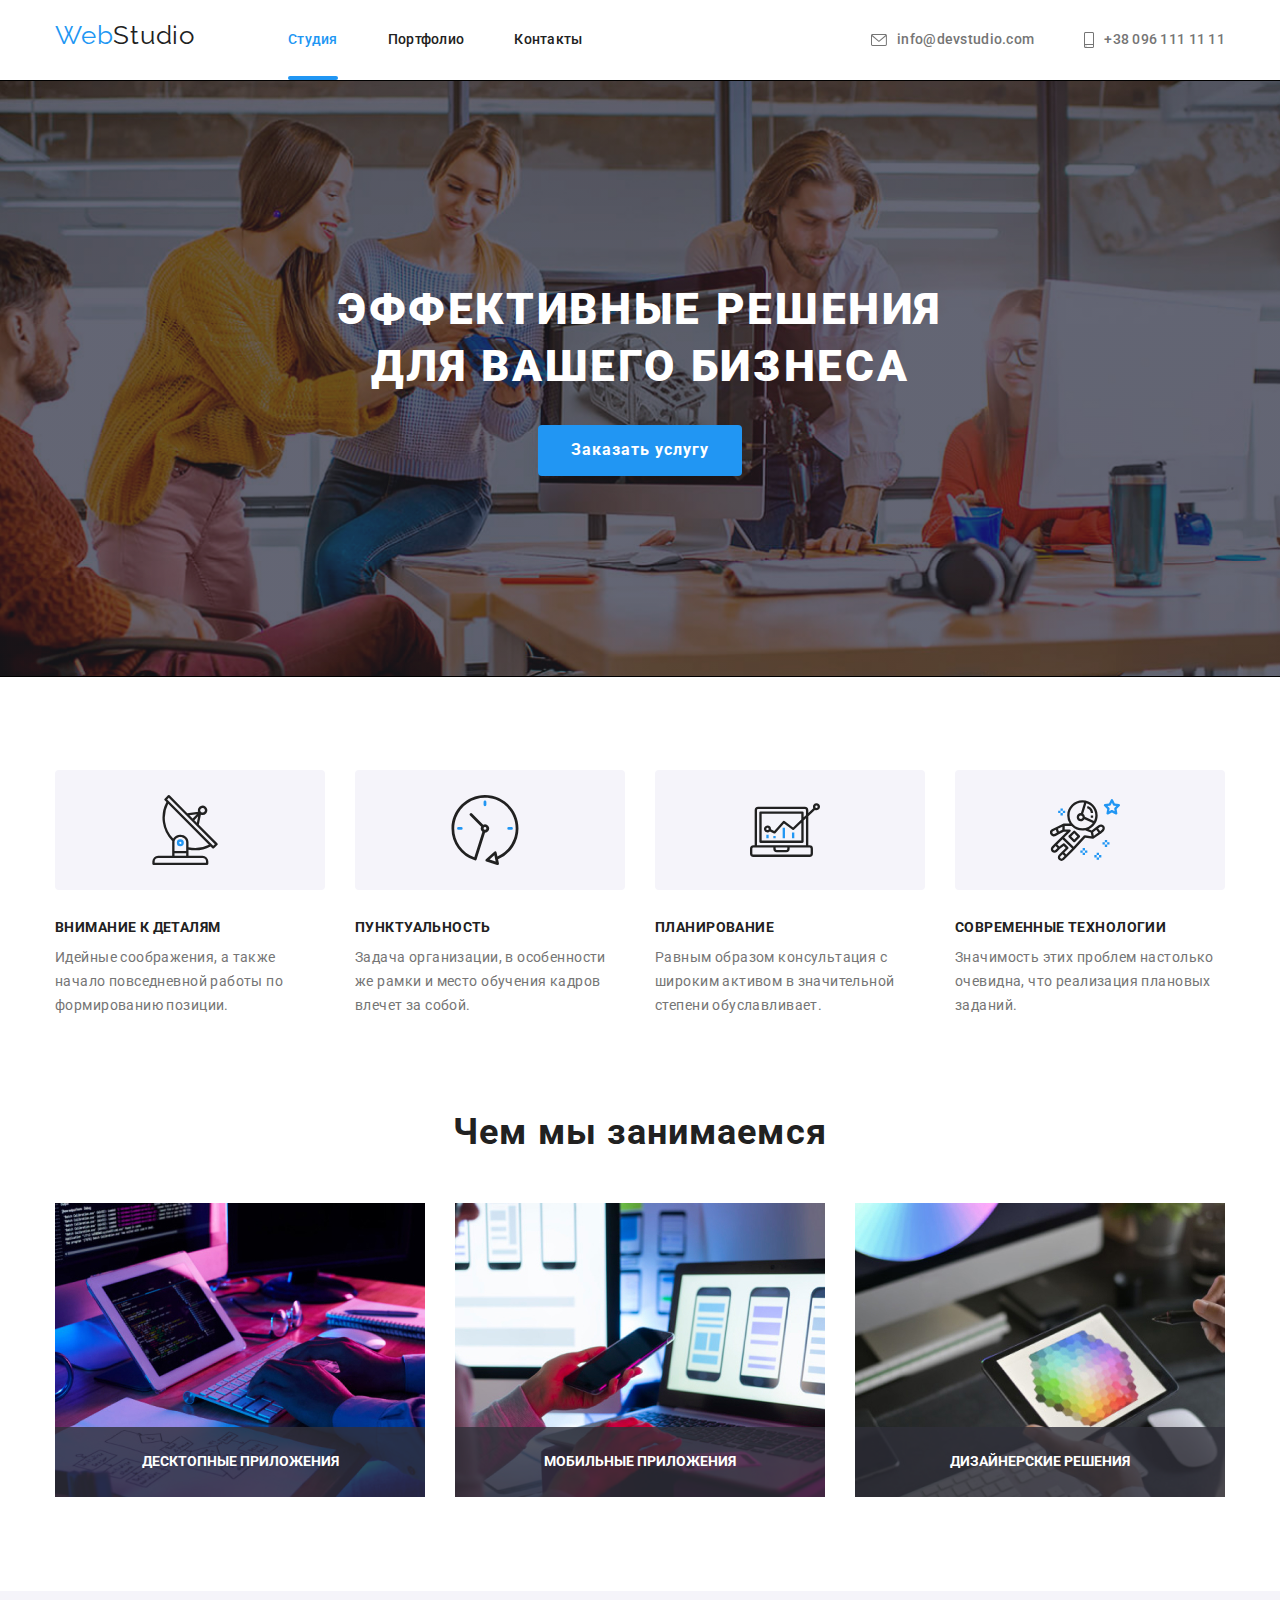
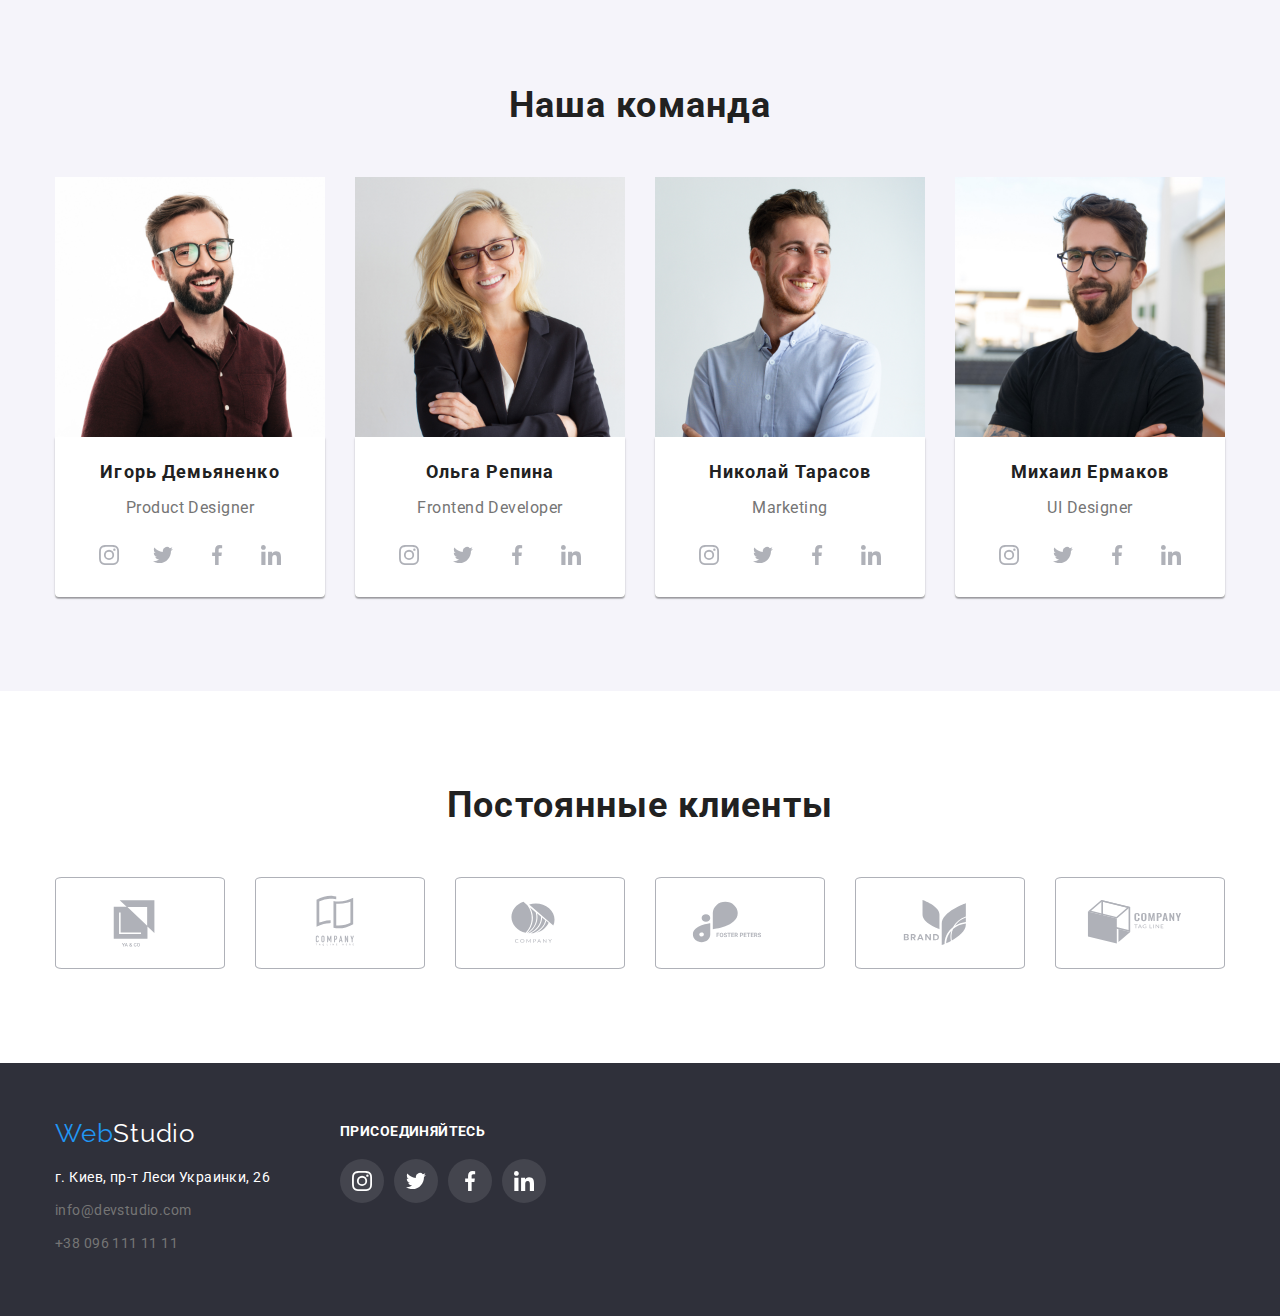
<file: index.html>
<!DOCTYPE html>
<html lang="en">
  <head>
    <meta charset="UTF-8" />
    <meta http-equiv="X-UA-Compatible" content="IE=edge" />
    <meta name="viewport" content="width=device-width, initial-scale=1.0" />
    <title>WebStudio</title>
    <link
      href="https://fonts.googleapis.com/css2?family=Raleway:wght@700&family=Roboto:wght@400;500;700;900&display=swap"
      rel="stylesheet"
    />
    <link
      rel="stylesheet"
      href="https://cdnjs.cloudflare.com/ajax/libs/modern-normalize/1.1.0/modern-normalize.min.css"
    />

    <link rel="stylesheet" href="./css/styles.css" />
  </head>

  <body class="page">
    <!-- Шапка сайта -->
    <header class="page-header">
      <div class="container main-nav">
        <nav class="nav-top">
          <a href="./index.html" class="logo item">
            Web<span class="logo-sc item">Studio</span>
          </a>
          <ul class="site-nav list">
            <li class="item">
              <a href="./index.html" class="linkactive">Студия</a>
            </li>
            <li class="item">
              <a href="./portfolio.html" class="link">Портфолио</a>
            </li>
            <li class="item"><a href="" class="link">Контакты</a></li>
          </ul>
        </nav>

        <ul class="contact-top list">
          <li class="item">
            <a class="contact" href="mailto:info@devstudio.com">
              <svg class="icon" width="16" height="12">
                <use href="./icon/sprite.svg#icon-envelope"></use>
              </svg>
              info@devstudio.com</a
            >
          </li>

          <li class="item">
            <a href="tel:+380961111111" class="contact">
              <svg class="icon" width="10" height="16">
                <use href="./icon/sprite.svg#icon-smartphone"></use>
              </svg>
              +38 096 111 11 11</a
            >
          </li>
        </ul>
      </div>
    </header>

    <main>
      <section class="hero">
        <h1 class="hero-title container">
          Эффективные решения для вашего бизнеса
        </h1>
        <button type="button" class="button-top" data-modal-open>
          Заказать услугу
        </button>
      </section>

      <!-- Преимущества -->

      <section class="section feature">
        <div class="container">
          <ul class="feature-list list">
            <li class="item list-item">
              <div class="feature-icon list">
                <svg class="icon" width="70" height="70">
                  <use href="./icon/sprite.svg#icon-antena"></use>
                </svg>
              </div>
              <h3 class="section-title list">Внимание к деталям</h3>
              <p class="title">
                Идейные соображения, а также начало повседневной работы по
                формированию позиции.
              </p>
            </li>

            <li class="item list-item">
              <div class="feature-icon list">
                <svg class="icon" width="70" height="70">
                  <use href="./icon/sprite.svg#icon-clock"></use>
                </svg>
              </div>
              <h3 class="section-title">Пунктуальность</h3>

              <p class="title">
                Задача организации, в особенности же рамки и место обучения
                кадров влечет за собой.
              </p>
            </li>

            <li class="item list-item">
              <div class="feature-icon list">
                <svg class="icon" width="70" height="70">
                  <use href="./icon/sprite.svg#icon-vector"></use>
                </svg>
              </div>
              <h3 class="section-title">Планирование</h3>

              <p class="title">
                Равным образом консультация с широким активом в значительной
                степени обуславливает.
              </p>
            </li>

            <li class="item list-item">
              <div class="feature-icon list">
                <svg class="icon" width="70" height="70">
                  <use href="./icon/sprite.svg#icon-astronaut"></use>
                </svg>
              </div>
              <h3 class="section-title">Современные технологии</h3>

              <p class="title">
                Значимость этих проблем настолько очевидна, что реализация
                плановых заданий.
              </p>
            </li>
          </ul>
        </div>
      </section>

      <!-- Чем мы занимаемся -->

      <section class="section">
        <div class="container">
          <h2 class="section-team">Чем мы занимаемся</h2>

          <ul class="flex-cont list">
            <li class="item">
              <div class="box-computer-img">
                <img src="./images/img.jpg" alt="desctop" width="370" />
                <p class="text-on-img list">Десктопные приложения</p>
              </div>
            </li>

            <li class="item">
              <div class="box-computer-img">
                <img src="./images/img2.jpg" alt="phone" width="370" />
                <p class="text-on-img list">Мобильные приложения</p>
              </div>
            </li>

            <li class="item">
              <div class="box-computer-img">
                <img src="./images/img3.jpg" alt="tablet" width="370" />
                <p class="text-on-img list">Дизайнерские решения</p>
              </div>
            </li>
          </ul>
        </div>
      </section>

      <!-- Наша команда -->

      <section class="section aboutus">
        <div class="container">
          <h2 class="section-team">Наша команда</h2>

          <ul class="flex-cont list">
            <li class="flex-team list">
              <img src="./team/img.jpg" alt="Игорь Демьяненко" width="270" />
              <div class="element">
                <h3 class="team">Игорь Демьяненко</h3>
                <p class="position">Product Designer</p>

                <div class="element-icon">
                  <a href class="social">
                    <svg class="social-icon" width="20" height="20">
                      <use href="./icon/sprite.svg#icon-instagram"></use>
                    </svg>
                  </a>

                  <a href class="social">
                    <svg class="social-icon" width="20" height="20">
                      <use href="./icon/sprite.svg#icon-twitter"></use>
                    </svg>
                  </a>
                  <a href class="social">
                    <svg class="social-icon" width="20" height="20">
                      <use href="./icon/sprite.svg#icon-facebook"></use>
                    </svg>
                  </a>
                  <a href class="social">
                    <svg class="social-icon" width="20" height="20">
                      <use href="./icon/sprite.svg#icon-linkedin"></use>
                    </svg>
                  </a>
                </div>
              </div>
            </li>

            <li class="flex-team">
              <img src="./team/img1.jpg" alt="Ольга Репина" width="270" />
              <div class="element">
                <h3 class="team">Ольга Репина</h3>
                <p class="position">Frontend Developer</p>

                <div class="element-icon">
                  <a href class="social">
                    <svg class="social-icon" width="20" height="20">
                      <use href="./icon/sprite.svg#icon-instagram"></use>
                    </svg>
                  </a>

                  <a href class="social">
                    <svg class="social-icon" width="20" height="20">
                      <use href="./icon/sprite.svg#icon-twitter"></use>
                    </svg>
                  </a>
                  <a href class="social">
                    <svg class="social-icon" width="20" height="20">
                      <use href="./icon/sprite.svg#icon-facebook"></use>
                    </svg>
                  </a>
                  <a href class="social">
                    <svg class="social-icon" width="20" height="20">
                      <use href="./icon/sprite.svg#icon-linkedin"></use>
                    </svg>
                  </a>
                </div>
              </div>
            </li>

            <li class="flex-team">
              <img src="./team/img2.jpg" alt="Николай Тарасов" width="270" />
              <div class="element">
                <h3 class="team">Николай Тарасов</h3>
                <p class="position">Marketing</p>
                <div class="element-icon">
                  <a href class="social">
                    <svg class="social-icon" width="20" height="20">
                      <use href="./icon/sprite.svg#icon-instagram"></use>
                    </svg>
                  </a>

                  <a href class="social">
                    <svg class="social-icon" width="20" height="20">
                      <use href="./icon/sprite.svg#icon-twitter"></use>
                    </svg>
                  </a>
                  <a href class="social">
                    <svg class="social-icon" width="20" height="20">
                      <use href="./icon/sprite.svg#icon-facebook"></use>
                    </svg>
                  </a>
                  <a href class="social">
                    <svg class="social-icon" width="20" height="20">
                      <use href="./icon/sprite.svg#icon-linkedin"></use>
                    </svg>
                  </a>
                </div>
              </div>
            </li>

            <li class="flex-team">
              <img src="./team/img3.jpg" alt="Михаил Ермаков" width="270" />
              <div class="element">
                <h3 class="team">Михаил Ермаков</h3>
                <p class="position">UI Designer</p>

                <div class="element-icon">
                  <a href class="social">
                    <svg class="social-icon" width="20" height="20">
                      <use href="./icon/sprite.svg#icon-instagram"></use>
                    </svg>
                  </a>

                  <a href class="social">
                    <svg class="social-icon" width="20" height="20">
                      <use href="./icon/sprite.svg#icon-twitter"></use>
                    </svg>
                  </a>
                  <a href class="social">
                    <svg class="social-icon" width="20" height="20">
                      <use href="./icon/sprite.svg#icon-facebook"></use>
                    </svg>
                  </a>
                  <a href class="social">
                    <svg class="social-icon" width="20" height="20">
                      <use href="./icon/sprite.svg#icon-linkedin"></use>
                    </svg>
                  </a>
                </div>
              </div>
            </li>
          </ul>
        </div>
      </section>
    </main>

    <!-- Постоянные клиенты -->

    <section class="section">
      <div class="container">
        <h2 class="section-team">Постоянные клиенты</h2>

        <ul class="flex-cont list">
          <li class="item">
            <a href class="contact-icon">
              <svg class="icon" width="106" height="60">
                <use href="./icon/sprite.svg#icon-group"></use>
              </svg>
            </a>
          </li>
          <li class="item">
            <a href class="contact-icon">
              <svg class="icon" width="106" height="60">
                <use href="./icon/sprite.svg#icon-group1"></use>
              </svg>
            </a>
          </li>
          <li class="item">
            <a href class="contact-icon">
              <svg class="icon" width="106" height="60">
                <use href="./icon/sprite.svg#icon-group2"></use>
              </svg>
            </a>
          </li>
          <li class="item">
            <a href class="contact-icon">
              <svg class="icon" width="106" height="60">
                <use href="./icon/sprite.svg#icon-group3"></use>
              </svg>
            </a>
          </li>
          <li class="item">
            <a href class="contact-icon">
              <svg class="icon" width="106" height="60">
                <use href="./icon/sprite.svg#icon-group4"></use>
              </svg>
            </a>
          </li>
          <li class="item">
            <a href class="contact-icon">
              <svg class="icon" width="106" height="60">
                <use href="./icon/sprite.svg#icon-group5"></use>
              </svg>
            </a>
          </li>
        </ul>
      </div>
    </section>

    <!-- Футер -->

    <footer class="footer">
      <div class="container">
        <ul class="flex-footer list">
          <li>
            <div class="logotype">
              <a href="./index.html" class="logo-ft">
                Web<span class="logo-footer">Studio</span>
              </a>
            </div>

            <address class="adress">
              <p class="adress-geo list">г. Киев, пр-т Леси Украинки, 26</p>
              <ul class="contact-nav list">
                <li class="item">
                  <a href="mailto:info@devstudio.com" class="contact"
                    >info@devstudio.com</a
                  >
                </li>
                <li class="item">
                  <a href="tel:+380961111111" class="contact"
                    >+38 096 111 11 11</a
                  >
                </li>
              </ul>
            </address>
          </li>
          <li>
            <div class="join-list">
              <h3 class="join list">присоединяйтесь</h3>

              <div class="element-icon">
                <a href class="social-botom">
                  <svg class="social-icon" width="20" height="20">
                    <use href="./icon/sprite.svg#icon-instagram"></use>
                  </svg>
                </a>
                <a href class="social-botom">
                  <svg class="social-icon" width="20" height="20">
                    <use href="./icon/sprite.svg#icon-twitter"></use>
                  </svg>
                </a>
                <a href class="social-botom">
                  <svg class="social-icon" width="20" height="20">
                    <use href="./icon/sprite.svg#icon-facebook"></use>
                  </svg>
                </a>
                <a href class="social-botom">
                  <svg class="social-icon" width="20" height="20">
                    <use href="./icon/sprite.svg#icon-linkedin"></use>
                  </svg>
                </a>
              </div>
            </div>
          </li>
        </ul>
      </div>
    </footer>
    <div class="backdrop is-hidden" data-modal>
      <div class="modal">
        <button class="btn-modal" type="button" data-modal-close>
          <svg class="modal-close-icon" width="11" height="11">
            <use href="./icon/sprite.svg#icon-close"></use>
          </svg>
        </button>
      </div>
    </div>
    <script src="./js/modal.js"></script>
  </body>
</html>
</file>
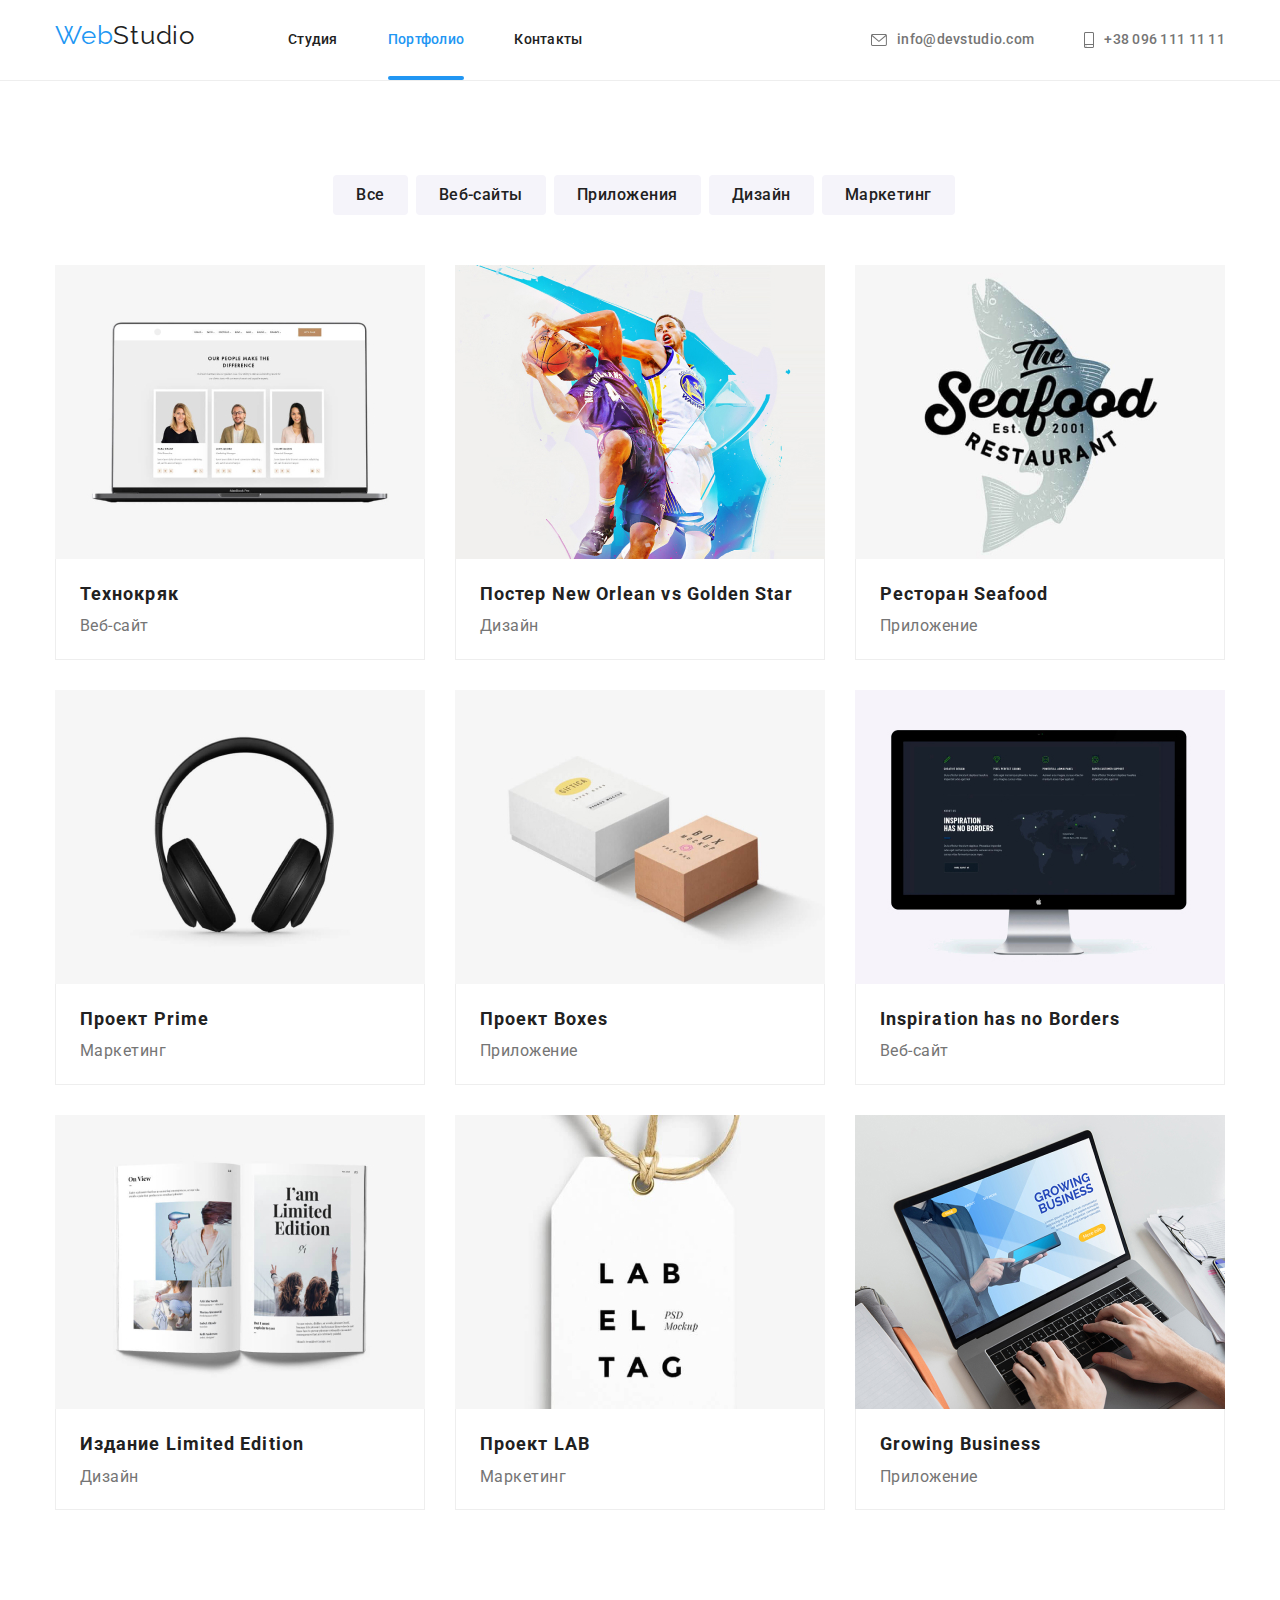
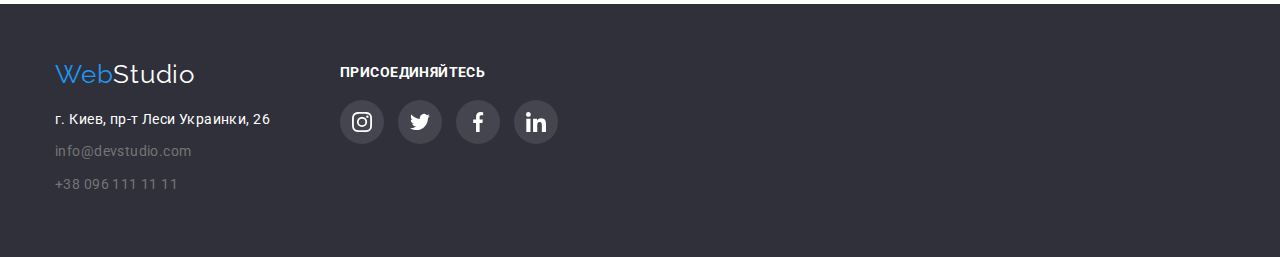
<file: portfolio.html>
<!DOCTYPE html>
<html lang="en">
  <head>
    <meta charset="UTF-8" />
    <meta http-equiv="X-UA-Compatible" content="IE=edge" />
    <meta name="viewport" content="width=device-width, initial-scale=1.0" />
    <title>portfolio</title>
    <link
      href="https://fonts.googleapis.com/css2?family=Raleway:wght@700&family=Roboto:wght@400;500;700;900&display=swap"
      rel="stylesheet"
    />
    <link
      rel="stylesheet"
      href="https://cdnjs.cloudflare.com/ajax/libs/modern-normalize/1.1.0/modern-normalize.min.css"
    />

    <link rel="stylesheet" href="./css/styles.css" />
  </head>

  <!-- Шапка -->

  <body class="page list">
    <header class="page-header">
      <div class="container main-nav">
        <nav class="nav-top">
          <a href="./index.html" class="logo item">
            Web<span class="logo-sc item">Studio</span>
          </a>

          <ul class="site-nav list">
            <li class="item"><a href="./index.html" class="link">Студия</a></li>
            <li class="item">
              <a href="./portfolio.html" class="linkactive">Портфолио</a>
            </li>
            <li class="item"><a href="" class="link">Контакты</a></li>
          </ul>
        </nav>
        <ul class="contact-top list">
          <li class="item">
            <a class="contact" href="mailto:info@devstudio.com">
              <svg class="icon" width="16" height="12">
                <use href="./icon/sprite.svg#icon-envelope"></use>
              </svg>
              info@devstudio.com</a
            >
          </li>

          <li class="item">
            <a href="tel:+380961111111" class="contact">
              <svg class="icon" width="10" height="16">
                <use href="./icon/sprite.svg#icon-smartphone"></use>
              </svg>
              +38 096 111 11 11</a
            >
          </li>
        </ul>
      </div>
    </header>

    <!-- Фильтр -->

    <main>
      <section class="section menu">
        <div class="container">
          <ul class="portfolio-filter list">
            <li>
              <button type="button" class="button-menu">Все</button>
            </li>
            <li>
              <button type="button" class="button-menu">Веб-сайты</button>
            </li>
            <li>
              <button type="button" class="button-menu">Приложения</button>
            </li>
            <li>
              <button type="button" class="button-menu">Дизайн</button>
            </li>
            <li>
              <button type="button" class="button-menu">Маркетинг</button>
            </li>
          </ul>

          <!-- набор услуг -->

          <ul class="portfolio-list cards-list">
            <li class="flex-element">
              <a class="card" href="">
                <div class="img-wrapper">
                  <img
                    src="./works/Технокряк.jpg"
                    alt="Технокряк"
                    width="370"
                    height="294"
                  />
                  <p class="text-actions list">
                    Ресурс предлагает комплексные предложения с разным уровнем
                    функционала и сервисов. Все это позволит посетителю получить
                    исчерпывающие сведения о компании или частном лице.
                  </p>
                </div>
                <div class="element-border">
                  <h3 class="description">Технокряк</h3>
                  <p class="project">Веб-сайт</p>
                </div>
              </a>
            </li>

            <li class="flex-element">
              <a class="card" href="">
                <div class="img-wrapper">
                  <img
                    src="./works/ПостерNewOrleanvsGoldenStar.jpg"
                    alt="Постер New Orlean vs Golden Star"
                    width="370"
                  />
                  <p class="text-actions">
                    Ресурс предлагает комплексные предложения с разным уровнем
                    функционала и сервисов. Все это позволит посетителю получить
                    исчерпывающие сведения о компании или частном лице.
                  </p>
                </div>
                <div class="element-border">
                  <h3 class="description">Постер New Orlean vs Golden Star</h3>
                  <p class="project">Дизайн</p>
                </div>
              </a>
            </li>

            <li class="flex-element">
              <a class="card" href="">
                <div class="img-wrapper">
                  <img
                    src="./works/Ресторан.jpg"
                    alt="Ресторан Seafood"
                    width="370"
                  />
                  <p class="text-actions">
                    Ресурс предлагает комплексные предложения с разным уровнем
                    функционала и сервисов. Все это позволит посетителю получить
                    исчерпывающие сведения о компании или частном лице.
                  </p>
                </div>
                <div class="element-border">
                  <h3 class="description">Ресторан Seafood</h3>
                  <p class="project">Приложение</p>
                </div>
              </a>
            </li>

            <li class="flex-element">
              <a class="card" href="">
                <div class="img-wrapper">
                  <img
                    src="./works/ПроектPrime.jpg"
                    alt="Проект Prime"
                    width="370"
                  />
                  <p class="text-actions">
                    Ресурс предлагает комплексные предложения с разным уровнем
                    функционала и сервисов. Все это позволит посетителю получить
                    исчерпывающие сведения о компании или частном лице.
                  </p>
                </div>
                <div class="element-border">
                  <h3 class="description">Проект Prime</h3>
                  <p class="project">Маркетинг</p>
                </div>
              </a>
            </li>

            <li class="flex-element">
              <a class="card" href="">
                <div class="img-wrapper">
                  <img
                    src="./works/ПроектBoxes.jpg"
                    alt="Проект Boxes"
                    width="370"
                  />
                  <p class="text-actions">
                    Ресурс предлагает комплексные предложения с разным уровнем
                    функционала и сервисов. Все это позволит посетителю получить
                    исчерпывающие сведения о компании или частном лице.
                  </p>
                </div>
                <div class="element-border">
                  <h3 class="description">Проект Boxes</h3>
                  <p class="project">Приложение</p>
                </div>
              </a>
            </li>

            <li class="flex-element">
              <a class="card" href="">
                <div class="img-wrapper">
                  <img
                    src="./works/InspirationhasnoBorders.jpg"
                    alt="Inspiration has no Borders"
                    width="370"
                  />
                  <p class="text-actions">
                    Ресурс предлагает комплексные предложения с разным уровнем
                    функционала и сервисов. Все это позволит посетителю получить
                    исчерпывающие сведения о компании или частном лице.
                  </p>
                </div>
                <div class="element-border">
                  <h3 class="description">Inspiration has no Borders</h3>
                  <p class="project">Веб-сайт</p>
                </div>
              </a>
            </li>

            <li class="flex-element">
              <a class="card" href="">
                <div class="img-wrapper">
                  <img
                    src="./works/ИзданиеLimitedEdition.jpg"
                    alt="Издание Limited Edition"
                    width="370"
                  />
                  <p class="text-actions">
                    Ресурс предлагает комплексные предложения с разным уровнем
                    функционала и сервисов. Все это позволит посетителю получить
                    исчерпывающие сведения о компании или частном лице.
                  </p>
                </div>
                <div class="element-border">
                  <h3 class="description">Издание Limited Edition</h3>
                  <p class="project">Дизайн</p>
                </div>
              </a>
            </li>

            <li class="flex-element">
              <a class="card" href="">
                <div class="img-wrapper">
                  <img
                    src="./works/ПроектLAB.jpg"
                    alt="Проект LAB"
                    width="370"
                  />
                  <p class="text-actions">
                    Ресурс предлагает комплексные предложения с разным уровнем
                    функционала и сервисов. Все это позволит посетителю получить
                    исчерпывающие сведения о компании или частном лице.
                  </p>
                </div>
                <div class="element-border">
                  <h3 class="description">Проект LAB</h3>
                  <p class="project">Маркетинг</p>
                </div>
              </a>
            </li>

            <li class="flex-element">
              <a class="card" href="">
                <div class="img-wrapper">
                  <img
                    src="./works/GrowingBusiness.jpg"
                    alt="Growing Business"
                    width="370"
                  />
                  <p class="text-actions">
                    Ресурс предлагает комплексные предложения с разным уровнем
                    функционала и сервисов. Все это позволит посетителю получить
                    исчерпывающие сведения о компании или частном лице.
                  </p>
                </div>
                <div class="element-border">
                  <h3 class="description">Growing Business</h3>
                  <p class="project">Приложение</p>
                </div>
              </a>
            </li>
          </ul>
        </div>
      </section>
    </main>

    <!-- Подвал -->

    <footer class="footer">
      <div class="container">
        <ul class="flex-footer list">
          <li>
            <div class="logotype">
              <a href="./index.html" class="logo-ft">
                Web<span class="logo-footer">Studio</span>
              </a>
            </div>

            <address class="adress">
              <p class="adress-geo list">г. Киев, пр-т Леси Украинки, 26</p>
              <ul class="contact-nav list">
                <li class="item">
                  <a href="mailto:info@devstudio.com" class="contact"
                    >info@devstudio.com</a
                  >
                </li>
                <li class="item">
                  <a href="tel:+380961111111" class="contact"
                    >+38 096 111 11 11</a
                  >
                </li>
              </ul>
            </address>
          </li>
          <li>
            <div class="join-list">
              <h3 class="join list">присоединяйтесь</h3>

              <button class="social-botom">
                <svg class="social-icon" width="20" height="20">
                  <use href="./icon/sprite.svg#icon-instagram"></use>
                </svg>
              </button>
              <button class="social-botom">
                <svg class="social-icon" width="20" height="20">
                  <use href="./icon/sprite.svg#icon-twitter"></use>
                </svg>
              </button>
              <button class="social-botom">
                <svg class="social-icon" width="20" height="20">
                  <use href="./icon/sprite.svg#icon-facebook"></use>
                </svg>
              </button>
              <button class="social-botom">
                <svg class="social-icon" width="20" height="20">
                  <use href="./icon/sprite.svg#icon-linkedin"></use>
                </svg>
              </button>
            </div>
          </li>
        </ul>
      </div>
    </footer>
    <script src="./js/modal.js"></script>
  </body>
</html>
</file>
<file: css/styles.css>
:root {
  --primary-text-color: #757575;
  --title-text-color: #212121;
  --accent-color: #2196f3;
  --primary-bg-color: #ffffff;
  --button-bg-color: #f5f4fa;
  --hero-bg-color: #2f303a;
  --feature-bgc-color: #f5f4fa;
  --icon-noAction-color: #afb1b8;
  --bgc-icon-footer: rgba(255, 255, 255, 0.1);
  --add-animation: cubic-bezier(0.4, 0, 0.2, 1);
}

/* outline: 2px solid tomato; */

.page {
  color: var(--title-text-color);
  background-color: var(--primary-bg-color);
  font-family: Roboto, sans-serif;
}

ul {
  list-style: none;
}

.list {
  padding: 0px;
  margin: 0px;
  list-style: none;
}

.container {
  margin: 0 auto;
  width: 1200px;
  padding: 0 15px;

  /* outline: 2px solid tomato; */
}

.section {
  padding-top: 94px;
  padding-bottom: 94px;
}

a {
  text-decoration: none;
}

.page-header {
  border-bottom: 1px solid #eeeeee;
}

/* Logo */

.logo {
  color: var(--accent-color);
  background-color: var(--primary-bg-color);
  font-family: Raleway, sans-serif;
  font-size: 26px;
  line-height: 0.83;
  letter-spacing: 0.03em;

  padding-bottom: 32px;
}

.logo .logo-sc {
  color: var(--title-text-color);
  padding-top: 32px;
  padding-bottom: 32px;
}

/* Main nav */

.main-nav {
  display: flex;
  align-items: center;
}

.main-nav .nav-top {
  display: flex;
  align-items: center;
}

/* Site nav */

.site-nav {
  display: flex;
  margin-left: 93px;
  align-items: center;
}

.site-nav .item + .item {
  margin-left: 50px;
}

.site-nav .linkactive {
  position: relative;
  display: block;

  color: var(--accent-color);
  font-weight: 500;
  font-size: 14px;
  line-height: 1.14;
  letter-spacing: 0.02em;
  padding-top: 32px;
  padding-bottom: 32px;
}

header a {
  padding: 24px 0px;
}

.site-nav .linkactive::after {
  position: absolute;
  left: 0;
  bottom: 0;

  content: "";
  display: block;
  width: 100%;
  height: 4px;
  background-color: var(--accent-color);
  border-radius: 2px;
}

.site-nav .link {
  display: block;
  color: var(--title-text-color);

  font-weight: 500;
  font-size: 14px;
  line-height: 1.14;
  letter-spacing: 0.02em;

  padding-top: 32px;
  padding-bottom: 32px;

  transition: color 250ms var(--add-animation);
}

.site-nav .link:hover,
.site-nav .link:focus {
  color: var(--accent-color);
}

/* Contact */

/* .contact-top .item::before{
  content: "";
  align-items: center;
  width: 16px;
  margin-right: 10px;
  background-repeat: no-repeat;
  background-position: center;
}

.item.icon-envelope::before {
  background-image: url(../icon/envelope.svg);
  background-size: 16px 12px  ;
}

.item.icon-smartphone::before {
  background-image: url(../icon/smartphone.svg);
  background-size: 10px 16px ;
} */

.contact-nav .contact {
  color: var(--primary-text-color);
  background-color: var(--hero-bg-color);

  font-style: normal;
  font-weight: 400;
  font-size: 14px;
  line-height: 1.71;
  letter-spacing: 0.03em;

  transition: color 250ms var(--add-animation);
}

.contact-nav .item + .item {
  margin-top: 9px;
}

.contact-nav .contact:hover,
.contact-nav .contact:focus {
  color: var(--primary-bg-color);
}

.contact-top .contact {
  position: relative;
  padding: 32px 0;

  color: var(--primary-text-color);
  background-color: var(--primary-bg-color);
  font-family: Roboto, sans-serif;
  font-weight: 500;
  font-size: 14px;
  line-height: 1.14;
  letter-spacing: 0.02em;
  display: flex;
  justify-content: center;
  align-items: center;

  transition: color 250ms var(--add-animation);
}

.contact-top > li {
  display: inline-flex;
  justify-content: center;
  align-items: center;
}

.contact-top {
  display: flex;
  margin-left: auto;
}

.contact-top .item + .item {
  margin-left: 50px;
}

.icon {
  fill: currentColor;
}

.item .icon {
  padding-right: 10px;
  justify-content: center;
  align-items: center;
  box-sizing: content-box;
}

/* .contact-top.contact {
  display: flex;
} */

.contact-top .contact:hover,
.contact-top .contact:focus {
  color: var(--accent-color);
  background-color: var(--primary-bg-color);
}

.join-list .social + .social {
  margin-left: 10px;
}

/* Hero */

.hero {
  text-align: center;
  background-color: var(--hero-bg-color);
  max-width: 1600px;

  padding-top: 200px;
  padding-bottom: 200px;
  margin-right: auto;
  margin-left: auto;
  outline: 1px solid black;
  background-image: linear-gradient(
      to right,
      rgba(47, 48, 58, 0.4),
      rgba(47, 48, 58, 0.4)
    ),
    url(../images/background.jpg);

  background-repeat: no-repeat;
  background-position: center;
  background-size: cover;
}

.hero-title {
  color: var(--primary-bg-color);
  font-weight: 900;
  font-size: 44px;
  line-height: 1.3;
  text-align: center;
  letter-spacing: 0.06em;
  text-transform: uppercase;

  width: 696px;
  margin-top: 0px;
  margin-bottom: 30px;
}

/* Section */

.section-team {
  margin-top: 0;
  margin-bottom: 50px;

  color: var(--title-text-color);
  font-style: normal;
  font-weight: 700;
  font-size: 36px;
  line-height: 1.16;
  text-align: center;
  letter-spacing: 0.03em;
}

.feature-icon {
  display: flex;
  border: none;
  margin-bottom: 30px;
  justify-content: center;
  align-items: center;
  height: 120px;
  margin-bottom: 30px;
  border-radius: 4px;
  background-color: var(--button-bg-color);
}

.feature-list .list-item + .list-item {
  margin-left: 30px;
}

.aboutus {
  background-color: var(--button-bg-color);
}

.team {
  color: var(--title-text-color);
  font-style: normal;
  font-weight: 700;
  font-size: 18px;
  line-height: 1.7;
  letter-spacing: 0.06em;

  margin-top: 0;
  margin-bottom: 10px;
}

.description {
  color: var(--title-text-color);

  font-style: normal;
  font-weight: 700;
  font-size: 18px;
  line-height: 1.7;
  letter-spacing: 0.06em;

  margin-bottom: 4px;
  margin-top: 0;
}

.project {
  color: var(--primary-text-color);
  letter-spacing: 0.03em;
  font-weight: 400;
  font-size: 16px;
  line-height: 1.6;

  margin-top: 0;
  margin-bottom: 0;
}

/* Features */

.feature {
  padding-bottom: 0;
}

.feature-list {
  display: flex;
}

.feature-list > .item {
  width: 270px;

  /* background-color: tomato;*/
}

.flex-cont .item + .item {
  margin-left: 30px;
}

/* .flex-cont .flex-section + .flex-section {
  margin-left: 30px;
} */

.section-title {
  margin-bottom: 10px;
  margin-top: 0px;

  font-weight: 700;
  font-size: 14px;
  line-height: 1.14;
  letter-spacing: 0.03em;
  text-transform: uppercase;
}

.title {
  color: var(--primary-text-color);
  margin-bottom: 0;
  margin-top: 0;

  font-style: normal;
  font-weight: 400;
  font-size: 14px;
  line-height: 1.7;
  letter-spacing: 0.03em;
}

img {
  display: block;
}

/* Team */

.position {
  color: var(--primary-text-color);
  letter-spacing: 0.03em;
  font-weight: 400;
  font-size: 16px;
  line-height: 1.2;

  margin-top: 0;
  margin-bottom: 16px;
}

/* Кнопки соц. сетей */

.social {
  cursor: pointer;
  display: flex;
  align-items: center;
  justify-content: center;
  padding: 0;
  border: none;
  width: 44px;
  height: 44px;
  border-radius: 50%;
  color: var(--icon-noAction-color);
  background-color: var(--primary-bg-color);

  transition: background 250ms var(--add-animation);
}

.flex-footer {
  display: flex;
}

.join {
  font-weight: 700;
  font-size: 14px;
  line-height: 16px;
  letter-spacing: 0.03em;
  text-transform: uppercase;
  color: var(--primary-bg-color);
  padding-bottom: 20px;
}

.join-list {
  padding-left: 70px;
  display: inline-block;
}

.social:hover,
.social:focus {
  align-items: center;
  justify-content: center;
  color: var(--primary-bg-color);
  background-color: var(--accent-color);
}

.social-icon {
  fill: currentColor;
  transition: color 250ms var(--add-animation);
}

.element .social + .social {
  margin-left: 10px;
}

/* Постоянные клиенты  */

.contact-icon {
  display: flex;
  cursor: pointer;
  align-items: center;
  justify-content: center;
  border-radius: 4%;
  width: 170px;
  height: 92px;
  padding: 0;
  color: var(--icon-noAction-color);
  background-color: var(--primary-bg-color);
  border: 1px solid var(--icon-noAction-color);

  transition: color 250ms var(--add-animation);
}

.contact-icon:hover,
.contact-icon:focus {
  color: var(--accent-color);
  background-color: var(--primary-bg-color);
  border: 1px solid rgba(33, 150, 243, 1);
}

.contact-icon {
  fill: currentColor;
}

.social-botom {
  display: inline-flex;
  cursor: pointer;
  align-items: center;
  justify-content: center;
  padding: 0;
  border: none;
  width: 44px;
  height: 44px;
  border-radius: 50%;
  color: var(--primary-bg-color);
  background-color: var(--bgc-icon-footer);

  transition: background-color 250ms var(--add-animation);
}

.social-botom:hover,
.social-botom:focus {
  color: var(--primary-bg-color);
  background-color: var(--accent-color);
}

.join-list .social-botom + .social-botom {
  margin-left: 10px;
}

/* Logo */

.logo-ft {
  color: var(--accent-color);

  font-family: Raleway, sans-serif;
  font-size: 26px;
  line-height: 0.83;
  letter-spacing: 0.03em;
}

.logo-ft .logo-footer {
  color: var(--primary-bg-color);

  font-family: Raleway, sans-serif;
  font-size: 26px;
  line-height: 0.83;
  letter-spacing: 0.03em;
}

footer {
  background-color: var(--hero-bg-color);
  padding-top: 60px;
  padding-bottom: 60px;
}

.adress-geo {
  color: var(--primary-bg-color);
  font-style: normal;
  font-weight: 400;
  font-size: 14px;
  line-height: 1.71;
  letter-spacing: 0.03em;

  margin-bottom: 9px;
}

/* Страница портфолио */

/* Шапка */

/* Фильтр */

.menu .button-menu {
  cursor: pointer;
  color: var(--title-text-color);
  background-color: var(--button-bg-color);
  border: 1px solid transparent;

  font-family: inherit;
  font-style: normal;
  font-weight: 500;
  font-size: 16px;
  line-height: 1.6;
  text-align: center;
  letter-spacing: 0.03em;
  border-radius: 4px;

  padding: 6px 22px;
  margin-left: 8px;

  transition: color 250ms var(--add-animation),
    background-color 250ms var(--add-animation),
    box-shadow 250ms var(--add-animation);
}

.portfolio-filter {
  display: flex;
  justify-content: center;

  margin-top: 0;
  margin-bottom: 50px;
}

/* Button */

.hero .button-top {
  color: var(--primary-bg-color);
  background-color: var(--accent-color);
  cursor: pointer;

  border-radius: 4px;
  padding: 10px 32px;
  /* min-width: 200px; */
  border-right: 0px;
  border-left: 0px;

  font-family: inherit;
  font-weight: 700;
  font-size: 16px;
  line-height: 1.8;
  letter-spacing: 0.06em;
  border: 1px solid transparent;

  transition: background-color 250ms var(--add-animation);
}

.button-top:hover,
.button-top:focus {
  background-color: #188ce8;
}

.menu .button-menu:hover,
.menu .button-menu:focus {
  color: var(--primary-bg-color);
  background-color: var(--accent-color);
  border-color: transparent;
  box-shadow: 0px 2px 2px 0px rgba(0, 0, 0, 0.12);

  box-shadow: 0px 1px 2px 0px rgba(0, 0, 0, 0.08);

  box-shadow: 0px 3px 1px 0px rgba(0, 0, 0, 0.1);
}

/* Набор услуг */

.works p {
  font-weight: 400;
  font-size: 16px;
  line-height: 1.8;
  letter-spacing: 0.03em;
}

.portfolio-list {
  display: flex;
  flex-wrap: wrap;
  align-items: center;
  padding: 0;
  margin: 0;
}

.cards-list {
  display: flex;
  flex-wrap: wrap;
  flex-basis: calc((100% - 90px) / 3);
  margin-left: -30px;
  margin-top: -30px;
}

.element-border {
  border-left: 1px solid #eeeeee;
  border-right: 1px solid #eeeeee;
  border-bottom: 1px solid #eeeeee;
  padding: 20px 24px;
}

.element {
  align-items: center;
  justify-content: center;

  padding: 20px 24px 20px 24px;

  border-radius: 0px 0px 4px 4px;
  box-shadow: 0px 1px 3px rgba(0, 0, 0, 0.12), 0px 1px 1px rgba(0, 0, 0, 0.14),
    0px 2px 1px rgba(0, 0, 0, 0.2);
}

.element-icon {
  display: flex;
  align-items: center;
  justify-content: center;
}

.flex-element {
  width: 370px;
  margin-left: 30px;
  margin-top: 30px;
}

.card {
  display: block;
}

.card:hover {
  box-shadow: 0px 4px 4px 0px rgba(0, 0, 0, 0.25);
  transition: box-shadow 250ms var(--add-animation);
}

.text-actions {
  position: absolute;
  top: 0;
  left: 0;
  width: 100%;
  height: 100%;
  overflow: auto;

  padding: 63px 24px;
  margin: 0;
  color: var(--primary-bg-color);
  font-size: 18px;
  line-height: 1.55;
  transform: translateY(100%);
  transition: transform 250ms var(--add-animation),
    background 250ms var(--add-animation);
}

.img-wrapper {
  position: relative;
  overflow: hidden;
}

.card:hover .text-actions,
.card:focus .text-actions {
  transform: translateY(0%);
  background: rgba(33, 150, 243, 0.9);
}

.flex-cont {
  display: flex;
}

.flex-team {
  margin-right: 30px;
  background-color: var(--primary-bg-color);
  text-align: center;
}

/* .flex-element:nth-child(3n) {
  margin-right: 0;
}

.flex-element:nth-last-child(-n + 3) {
  margin-bottom: 0;
} */

.logotype {
  display: inline-block;
  margin-bottom: 20px;
}

/* =====Backdrop==== */

.backdrop {
  position: fixed;
  top: 0;
  left: 0;
  width: 100%;
  height: 100%;
  background: rgba(0, 0, 0, 0.2);
  transition: opacity 250ms var(--add-animation),
    visibility 250ms var(--add-animation);
}

.backdrop.is-hidden {
  opacity: 0;
  visibility: hidden;
  pointer-events: none;
}

.backdrop.is-hidden .modal {
  transform: translate(-50%, -50%) scale(1.5);
}

.modal {
  position: absolute;
  top: 50%;
  left: 50%;

  width: 528px;
  height: 581px;

  transform: translate(-50%, -50%) scale(1);
  transition: transform 250ms var(--add-animation);

  background-color: var(--primary-bg-color);
  box-shadow: 0px 1px 3px rgba(0, 0, 0, 0.12), 0px 1px 1px rgba(0, 0, 0, 0.14),
    0px 2px 1px rgba(0, 0, 0, 0.2);
  border-radius: 4px;
}

.btn-modal {
  position: absolute;
  top: 8px;
  right: 8px;

  display: flex;
  justify-content: center;
  align-items: center;
  padding: 0;

  width: 30px;
  height: 30px;
  border-radius: 50%;

  background: #ffffff;
  border: 1px solid rgba(0, 0, 0, 0.1);
  cursor: pointer;
}

.box-computer-img {
  position: relative;
}

.text-on-img {
  position: absolute;
  bottom: 0;
  left: 0;

  display: flex;
  justify-content: center;
  align-items: center;
  width: 100%;
  height: 70px;

  font-weight: 700;
  font-size: 14px;
  line-height: 1.14;
  text-transform: uppercase;
  color: white;
  background: rgba(47, 48, 58, 0.8);
}
</file>
